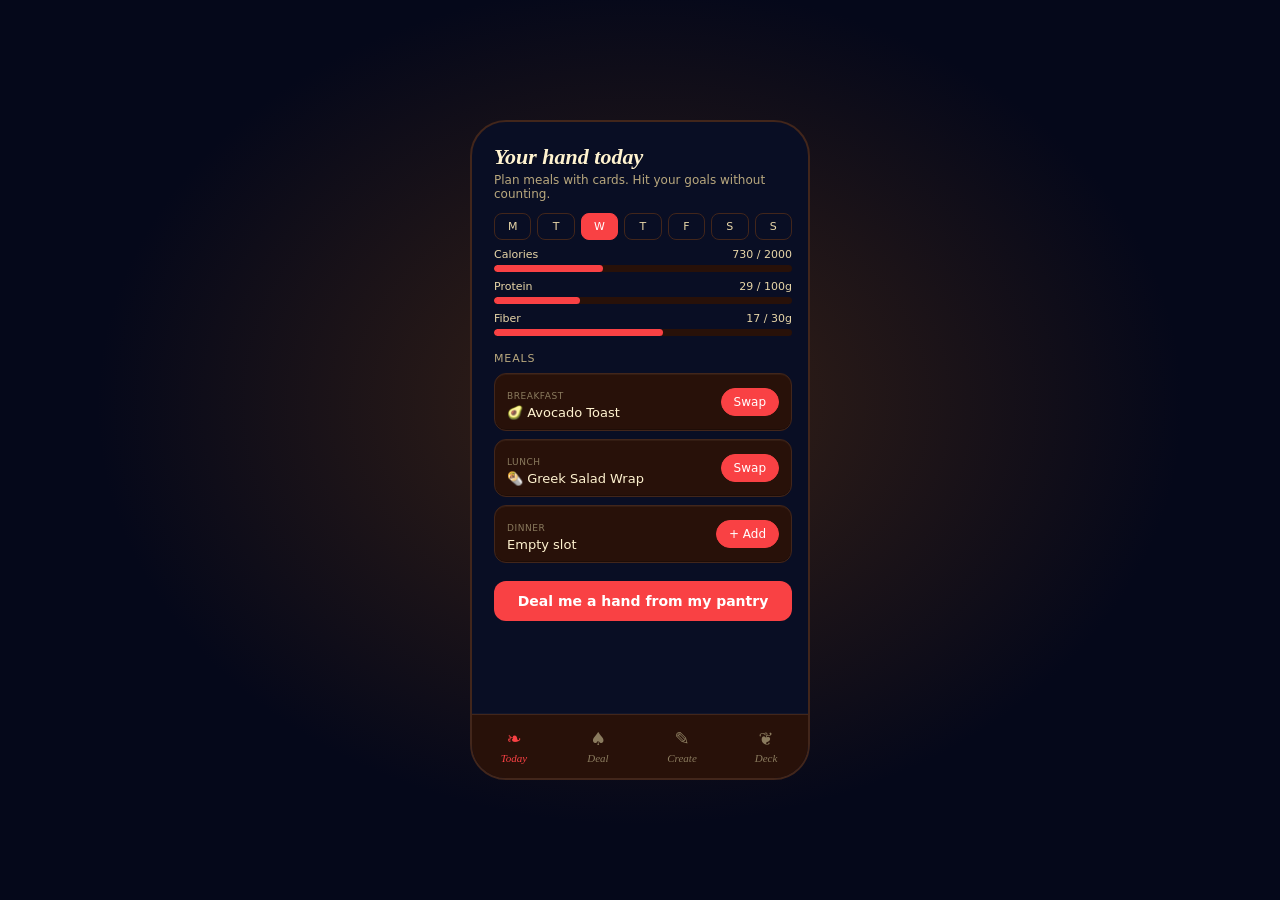
<file: index.html>
<!DOCTYPE html>
<html lang="en">
<head>
<meta charset="utf-8">
<meta name="viewport" content="width=device-width, initial-scale=1, viewport-fit=cover">
<title>Savorite</title>
<link rel="stylesheet" href="base.css">
<link rel="stylesheet" href="app.css">
<link rel="stylesheet" href="vintage.css">
</head>
<body>

<div class="phone">
  <div class="view on" id="today"></div>
  <div class="view" id="deal"></div>
  <div class="view" id="create"></div>
  <div class="view" id="deck"></div>
  <div class="modal" id="modal"></div>
  <div class="toast" id="toast"></div>
  <div class="nav" id="nav"></div>
</div>

<script src="app.js"></script>

</body>
</html>
</file>
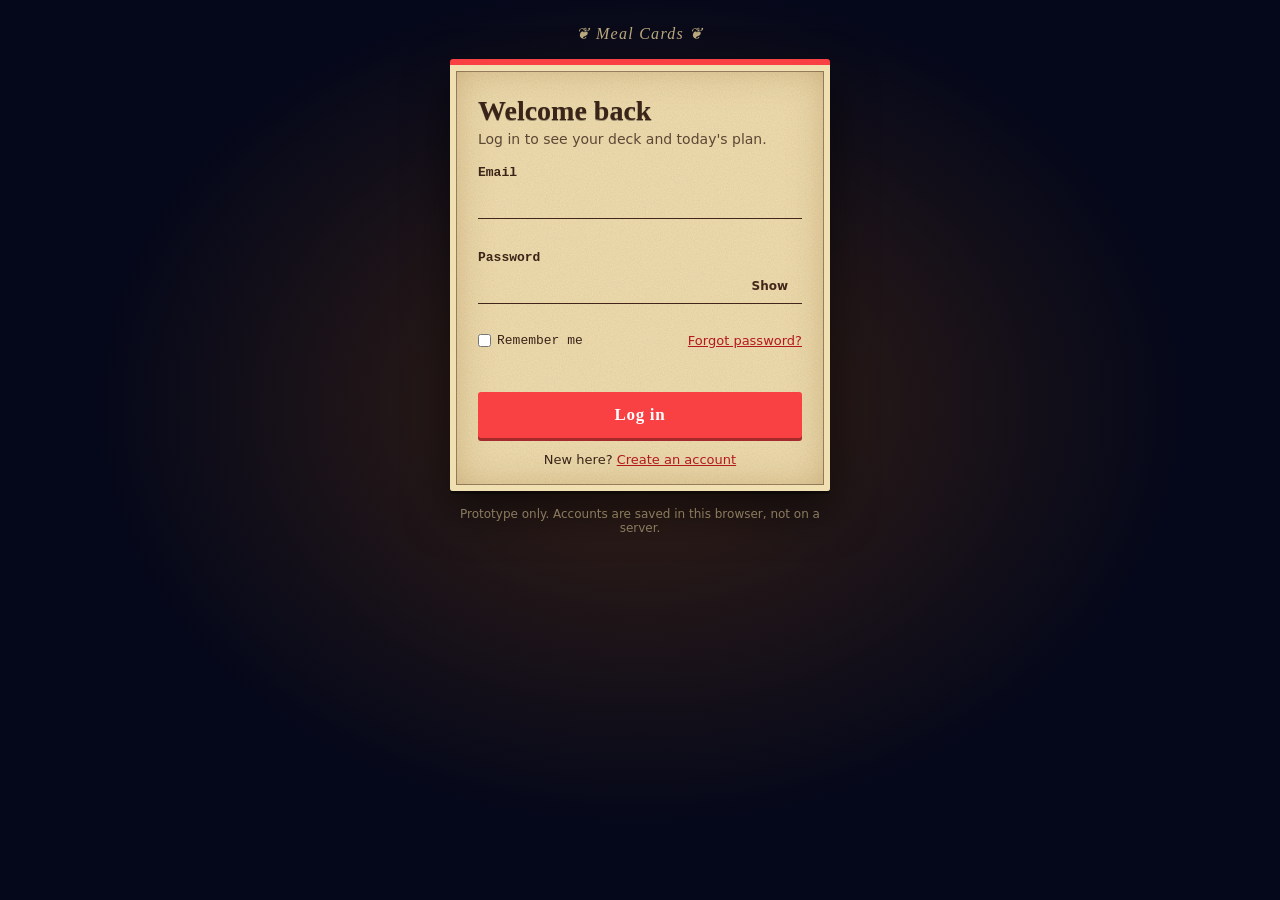
<file: login.html>
<!DOCTYPE html>
<html lang="en">
<head>
<meta charset="utf-8">
<meta name="viewport" content="width=device-width, initial-scale=1, viewport-fit=cover">
<title>Log in — Meal Cards</title>
<link rel="stylesheet" href="base.css">
<link rel="stylesheet" href="login.css">
<link rel="stylesheet" href="vintage.css">
</head>
<body>

<main>
  <div class="brand" id="brand"></div>

  <section class="card" id="auth">
    <h1 id="title">Welcome back</h1>
    <p class="lead" id="lead">Log in to see your deck and today's plan.</p>

    <form id="f" novalidate>
      <div id="nameWrap" class="hidden">
        <label for="name">Name</label>
        <input id="name" type="text" autocomplete="name">
        <div class="err" id="e-name" aria-live="polite"></div>
      </div>

      <label for="email">Email</label>
      <input id="email" type="email" autocomplete="email" inputmode="email">
      <div class="err" id="e-email" aria-live="polite"></div>

      <label for="pw">Password</label>
      <div class="field">
        <input id="pw" type="password" autocomplete="current-password">
        <button type="button" class="eye" id="eye" aria-label="Show password">Show</button>
      </div>

      <div id="meterWrap" class="hidden">
        <div class="meter"><i id="meter"></i></div>
        <div class="hint" id="strength">Use at least 8 characters.</div>
      </div>
      <div class="err" id="e-pw" aria-live="polite"></div>

      <div id="confWrap" class="hidden">
        <label for="conf">Confirm password</label>
        <input id="conf" type="password" autocomplete="new-password">
        <div class="err" id="e-conf" aria-live="polite"></div>
      </div>

      <div class="row" id="loginRow">
        <label><input type="checkbox" id="remember"> Remember me</label>
        <button type="button" class="lnk" id="forgot">Forgot password?</button>
      </div>

      <div id="form-err" role="alert"></div>
      <button class="btn" id="go" type="submit">Log in</button>
    </form>

    <div class="swap">
      <span id="swapTxt">New here?</span>
      <button type="button" class="lnk" id="swap">Create an account</button>
    </div>
  </section>

  <section class="card welcome hidden" id="home">
    <div class="big">🍳</div>
    <h1 id="hi">You're in</h1>
    <p class="lead">Your deck and meal plan load here.</p>
    <a class="btn" href="../prototype/">Open the app</a>
    <button class="btn o" id="out" type="button">Log out</button>
  </section>

  <p class="note">Prototype only. Accounts are saved in this browser, not on a server.</p>
</main>

<script src="login.js"></script>

</body>
</html>
</file>
<file: base.css>
/* ==========================================================================
   Meal Cards — base
   Design tokens and reset shared by every page.
   ========================================================================== */


:root {

  /* Text on dark surfaces — explicit values instead of opacity dimming */
  --cream:       #FFF3D0;  /* headings */
  --cream-soft:  #E8D6A8;  /* body copy */
  --cream-dim:   #B9A87E;  /* labels, secondary */
  --cream-faint: #8A7B5E;  /* hints, inactive nav */

  /* Core palette */
  --navy:    #090E24;
  --esp:     #281109;
  --chest:   #42261B;
  --butter:  #FFE6A7;
  --red:     #F94144;
  --paper:   #F0DFB0;
  --ink:     #3a2418;

  --grain: url("data:image/svg+xml,%3Csvg xmlns='http://www.w3.org/2000/svg' width='120' height='120'%3E%3Cfilter id='n'%3E%3CfeTurbulence type='fractalNoise' baseFrequency='.9' numOctaves='2'/%3E%3CfeColorMatrix values='0 0 0 0 .3 0 0 0 0 .18 0 0 0 0 .08 0 0 0 .12 0'/%3E%3C/filter%3E%3Crect width='100%25' height='100%25' filter='url(%23n)'/%3E%3C/svg%3E");

  box-sizing: border-box;
  padding-top: env(safe-area-inset-top, 0px);
  padding-bottom: env(safe-area-inset-bottom, 0px);
}

*, *::before, *::after {
  box-sizing: border-box;
  margin: 0;
  padding: 0;
  font-family: system-ui, -apple-system, sans-serif;
}
</file>
<file: app.css>
/* ==========================================================================
   Meal Cards — prototype app
   ========================================================================== */

body {
  background: radial-gradient(circle at 50% 40%, #1B2145 0%, #0A0E22 70%);
  min-height: 100vh;
  display: flex;
  justify-content: center;
  align-items: center;
  padding: 12px;
}

/* ---- Phone shell ---------------------------------------------------- */

.phone {
  width: 340px;
  height: 660px;
  background: var(--navy);
  border: 2px solid var(--chest);
  border-radius: 36px;
  position: relative;
  overflow: hidden;
  color: var(--butter);
}

.view {
  position: absolute;
  inset: 0 0 64px 0;
  overflow-y: auto;
  padding: 22px 16px 20px 22px;
  display: none;
}
.view.on { display: block; }

/* Split layout — fixed header, scrollable body (Deal tab only) */
.view.split { overflow: hidden; }
.view.split.on {
  display: flex;
  flex-direction: column;
  padding-bottom: 0;
}

h1 {
  font-family: Georgia, serif;
  font-size: 22px;
  font-weight: 700;
  font-style: italic;
  color: var(--cream);
}
h2 {
  font-size: 11px;
  letter-spacing: .08em;
  text-transform: uppercase;
  color: var(--cream-dim);
  margin: 16px 0 8px;
  font-weight: 500;
}
.sub {
  font-size: 12px;
  color: var(--cream-dim);
  margin-top: 3px;
}

/* ---- Bottom navigation ---------------------------------------------- */

.nav {
  position: absolute;
  bottom: 0;
  left: 0;
  right: 0;
  height: 64px;
  background: var(--esp);
  border-top: 1px solid var(--chest);
  display: flex;
}
.nav div {
  flex: 1;
  display: flex;
  flex-direction: column;
  align-items: center;
  justify-content: center;
  gap: 3px;
  font-family: Georgia, serif;
  font-style: italic;
  font-size: 11px;
  color: var(--cream-faint);
  cursor: pointer;
}
.nav div b {
  font-size: 18px;
  font-weight: 400;
  font-style: normal;
  line-height: 1;
  height: 20px;
  display: flex;
  align-items: center;
  justify-content: center;
}
.nav .on {
  color: var(--red);
}

/* ---- Progress bars -------------------------------------------------- */

.bar { margin: 8px 0; }
.bar .t {
  display: flex;
  justify-content: space-between;
  font-size: 11px;
  color: var(--cream-soft);
}
.track {
  height: 7px;
  background: var(--esp);
  border-radius: 4px;
  margin-top: 4px;
  overflow: hidden;
}
.fill {
  height: 100%;
  background: var(--red);
  border-radius: 4px;
  transition: width .4s;
}

/* ---- Recipe card ---------------------------------------------------- */

.card {
  background: var(--paper);
  background-image: var(--grain);
  color: var(--ink);
  border-radius: 3px;
  border-top: 4px solid var(--red);
  padding: 12px 14px;
  position: relative;
  cursor: pointer;
  box-shadow:
    inset 0 0 0 3px var(--paper),
    inset 0 0 0 4px rgba(66, 38, 27, .35),
    inset 0 0 24px rgba(140, 90, 30, .28);
}
.card-row {
  display: flex;
  gap: 10px;
  align-items: center;
}
.card .ttl {
  font-family: Georgia, serif;
  font-weight: 700;
  font-size: 15px;
  line-height: 1.2;
}
.card .em {
  font-size: 30px;
  filter: sepia(.75);
}
.card .meta {
  font-family: 'Courier New', monospace;
  font-size: 11px;
  opacity: .7;
  margin-top: 4px;
}
.card-static { cursor: default; }

.stamp {
  display: inline-block;
  border: 3px double var(--red);
  color: var(--red);
  font-family: 'Courier New', monospace;
  font-size: 10px;
  font-weight: 700;
  padding: 1px 6px;
  border-radius: 2px;
  margin: 4px 4px 0 0;
  background: rgba(247, 235, 203, .8);
}

.match {
  position: absolute;
  top: 8px;
  right: 8px;
  font-size: 10px;
  font-weight: 700;
  color: #fff;
  background: var(--red);
  border-radius: 10px;
  padding: 2px 7px;
}

/* ---- Today: meal slots ---------------------------------------------- */

.slot {
  display: flex;
  justify-content: space-between;
  align-items: center;
  background: var(--esp);
  border: 1px solid var(--chest);
  border-radius: 12px;
  padding: 10px 12px;
  margin-bottom: 8px;
}
.slot small {
  font-size: 9px;
  letter-spacing: .06em;
  color: var(--cream-faint);
}
.slot div div {
  font-size: 13px;
  color: var(--cream);
  margin-top: 2px;
}

/* ---- Buttons, chips, day picker ------------------------------------- */

.btn {
  background: var(--red);
  color: #fff;
  border: 0;
  border-radius: 12px;
  padding: 12px;
  width: 100%;
  font-size: 14px;
  font-weight: 600;
  cursor: pointer;
  margin-top: 10px;
  font-family: inherit;
}
.btn.o {
  background: transparent;
  border: 1px solid var(--chest);
  color: var(--cream);
}

.chip {
  display: inline-block;
  padding: 6px 12px;
  border: 1px solid var(--chest);
  border-radius: 20px;
  font-size: 12px;
  margin: 0 6px 6px 0;
  cursor: pointer;
  color: var(--cream-soft);
  background: transparent;
  font-family: inherit;
  line-height: 1.2;
  appearance: none;
  -webkit-appearance: none;
}
.chip.on {
  background: var(--red);
  border-color: var(--red);
  color: #fff;
}
.chip.tight { margin: 0; }

.days {
  display: flex;
  gap: 6px;
  margin: 12px 0 4px;
}
.days div {
  flex: 1;
  text-align: center;
  padding: 6px 0;
  border: 1px solid var(--chest);
  border-radius: 8px;
  font-size: 11px;
  cursor: pointer;
  color: var(--cream-soft);
}
.days .on {
  background: var(--red);
  border-color: var(--red);
  color: #fff;
}

/* ---- Hands and decks ------------------------------------------------ */

.hand {
  display: flex;
  flex-direction: column;
  gap: 10px;
}
/* ---- Recipe box (Deck) ---------------------------------------------- */

.box-search {
  -webkit-appearance: none;
  appearance: none;
  margin: 12px 0 14px;
}

.dividers {
  display: flex;
  gap: 3px;
  overflow-x: auto;
  padding-right: 6px;
  scrollbar-width: none;
}
.dividers::-webkit-scrollbar { display: none; }

.divider {
  flex-shrink: 0;
  display: flex;
  align-items: baseline;
  gap: 5px;
  padding: 7px 6px 6px;
  background: var(--esp);
  border: 1px solid var(--chest);
  border-bottom: 0;
  border-radius: 8px 8px 0 0;
  color: var(--cream-dim);
  font-family: Georgia, serif;
  font-style: italic;
  font-size: 11px;
  cursor: pointer;
}
.divider small {
  font-family: 'Courier New', monospace;
  font-style: normal;
  font-size: 10px;
  color: var(--cream-faint);
}
.divider.on {
  background: var(--red);
  border-color: var(--red);
  color: #fff;
}
.divider.on small { color: rgba(255, 255, 255, .8); }

.box {
  background: var(--esp);
  border: 1px solid var(--chest);
  border-radius: 0 10px 10px 10px;
  padding: 16px 10px 12px;
  box-shadow: inset 0 6px 14px rgba(0, 0, 0, .55);
}
.box-list { display: flex; flex-direction: column; }

/* An index card, filed upright: you only see its top edge */
.idx {
  position: relative;
  display: flex;
  align-items: flex-start;
  gap: 8px;
  height: 56px;
  padding: 10px 12px 0;
  background:
    linear-gradient(transparent 33px, rgba(249, 65, 68, .4) 33px 34px, transparent 34px),
    var(--grain),
    var(--paper);
  color: var(--ink);
  border-top: 3px solid var(--red);
  border-radius: 4px 4px 0 0;
  box-shadow:
    inset 0 0 0 2px var(--paper),
    inset 0 0 0 3px rgba(66, 38, 27, .3),
    0 -2px 6px rgba(0, 0, 0, .4);
  cursor: pointer;
  transition: transform .15s;
}
.idx + .idx { margin-top: -16px; }
.idx:last-child { height: 64px; }
.idx:hover, .idx:focus-visible { transform: translateY(-5px); z-index: 2; }

.idx-em {
  font-size: 17px;
  line-height: 1.2;
  filter: sepia(.75);
}
.idx-ttl {
  flex: 1;
  min-width: 0;
  font-family: Georgia, serif;
  font-weight: 700;
  font-size: 14px;
  line-height: 1.3;
  white-space: nowrap;
  overflow: hidden;
  text-overflow: ellipsis;
}
.idx-meta {
  flex-shrink: 0;
  font-family: 'Courier New', monospace;
  font-size: 10px;
  line-height: 1.8;
  opacity: .7;
}

.box-empty {
  text-align: center;
  padding: 18px 8px 6px;
  font-family: Georgia, serif;
  font-style: italic;
  font-size: 13px;
  color: var(--cream-dim);
}

/* ---- Deal view ------------------------------------------------------ */

.deal-head { flex-shrink: 0; }

.deal-hand {
  flex: 1;
  min-height: 0;
  overflow-y: auto;
  display: flex;
  flex-direction: column;
  gap: 10px;
  padding-bottom: 24px;
}

.pantry-btn {
  display: flex;
  align-items: center;
  gap: 12px;
  width: 100%;
  background: var(--esp);
  border: 1px solid var(--chest);
  border-radius: 12px;
  padding: 12px 14px;
  color: var(--cream);
  cursor: pointer;
  text-align: left;
  margin-top: 12px;
  font-family: inherit;
}
.pantry-btn:focus-visible {
  outline: 2px solid var(--red);
  outline-offset: 2px;
}
.pb-icon {
  font-size: 22px;
  filter: sepia(.4);
}
.pb-label {
  flex: 1;
  display: flex;
  flex-direction: column;
  gap: 2px;
}
.pb-label small {
  font-size: 9px;
  letter-spacing: .1em;
  color: var(--cream-faint);
}
.pb-label b {
  font-family: Georgia, serif;
  font-size: 14px;
  font-weight: 700;
  color: var(--cream);
}
.pb-arrow {
  font-size: 16px;
  color: var(--cream-dim);
}

.pantry-grid {
  display: flex;
  flex-wrap: wrap;
  gap: 6px;
  margin-bottom: 4px;
}
.pantry-grid .chip { margin: 0; }

/* ---- Create view ---------------------------------------------------- */

.chip-row { margin-bottom: 4px; }

.add-ing-btn {
  display: flex;
  align-items: center;
  justify-content: center;
  gap: 8px;
  width: 100%;
  background: transparent;
  border: 1px dashed var(--chest);
  border-radius: 12px;
  padding: 12px;
  color: var(--cream-dim);
  cursor: pointer;
  font-family: inherit;
  font-size: 13px;
  margin: 4px 0 8px;
}
.add-ing-btn span {
  font-size: 16px;
  color: var(--red);
  line-height: 1;
}
.add-ing-btn:focus-visible {
  outline: 2px solid var(--red);
  outline-offset: 2px;
}

.add-form {
  background: var(--esp);
  border: 1px solid var(--chest);
  border-radius: 12px;
  padding: 12px;
  margin: 4px 0 8px;
}
.add-form input {
  margin: 0 0 8px 0;
}
.macro-row {
  display: grid;
  grid-template-columns: 1fr 1fr 1fr;
  gap: 6px;
  margin-bottom: 8px;
}
.macro-row input { margin: 0; }
.add-form-actions {
  display: flex;
  gap: 8px;
}
.add-form-actions .btn {
  margin-top: 0;
  flex: 1;
  padding: 10px;
  font-size: 13px;
}

.steps-list {
  display: flex;
  flex-direction: column;
  gap: 8px;
  margin-bottom: 8px;
}
.step-row {
  display: flex;
  align-items: center;
  gap: 10px;
}
.step-num {
  flex-shrink: 0;
  width: 26px;
  height: 26px;
  border-radius: 50%;
  background: var(--chest);
  color: var(--cream);
  display: flex;
  align-items: center;
  justify-content: center;
  font-size: 12px;
  font-weight: 700;
  font-family: 'Courier New', monospace;
}
.step-input {
  flex: 1;
  margin: 0;
}

/* ---- Modal and toast ------------------------------------------------ */

.modal {
  position: absolute;
  inset: 0;
  background: var(--navy);
  z-index: 5;
  display: none;
  padding: 20px 16px;
  overflow-y: auto;
}
.modal.on { display: block; }

.x {
  position: absolute;
  top: -10px;
  right: -8px;
  z-index: 3;
  width: 30px;
  height: 30px;
  border-radius: 50%;
  border: 2px solid var(--paper);
  background: var(--red);
  color: #fff;
  font-size: 13px;
  line-height: 1;
  cursor: pointer;
  font-family: inherit;
}
.x.inset { top: 14px; right: 14px; }

.toast {
  position: absolute;
  bottom: 76px;
  left: 50%;
  transform: translateX(-50%);
  background: var(--butter);
  color: var(--navy);
  font-size: 12px;
  font-weight: 600;
  padding: 8px 14px;
  border-radius: 20px;
  z-index: 9;
  opacity: 0;
  transition: opacity .3s;
  pointer-events: none;
  white-space: nowrap;
}
.toast.on { opacity: 1; }

/* ---- Flip card ------------------------------------------------------ */

.flip {
  perspective: 900px;
  margin: 8px 0;
}
.flip .in {
  position: relative;
  height: 330px;
  transition: transform .6s;
  transform-style: preserve-3d;
}
.flip.f .in { transform: rotateY(180deg); }

.face {
  position: absolute;
  inset: 0;
  backface-visibility: hidden;
  padding: 18px;
  border-radius: 3px;
  box-shadow:
    inset 0 0 0 4px var(--paper),
    inset 0 0 0 5px rgba(66, 38, 27, .4),
    inset 0 0 30px rgba(140, 90, 30, .28);
  border-top: 5px solid var(--red);
  background: var(--paper) var(--grain);
  color: var(--ink);
  overflow: auto;
}
.face h3 {
  font-family: Georgia, serif;
  font-size: 20px;
  line-height: 24px;
  margin: 0;
}
.face h3.small { font-size: 16px; }
.face li {
  font-size: 13px;
  line-height: 24px;
  margin: 0 0 0 20px;
}
.face .em {
  font-size: 44px;
  filter: sepia(.75);
}
.face .meta { font-size: 12px; }

.back {
  transform: rotateY(180deg);
  padding-top: 24px;
  background-image:
    repeating-linear-gradient(transparent 0 23px, rgba(66, 38, 27, .2) 23px 24px),
    var(--grain);
}

.flip-hint {
  font-size: 11px;
  color: var(--cream-dim);
  text-align: center;
}

/* ---- Misc ----------------------------------------------------------- */

.clip {
  height: 70px;
  background: var(--chest);
  border-radius: 8px;
  display: flex;
  align-items: center;
  justify-content: center;
  color: var(--butter);
  font-size: 12px;
  margin: 8px 0;
}

input {
  width: 100%;
  background: var(--esp);
  border: 1px solid var(--chest);
  border-radius: 8px;
  padding: 10px;
  color: var(--cream);
  font-size: 14px;
  margin-top: 8px;
  font-family: inherit;
}
input:focus {
  outline: none;
  border-color: var(--red);
}
input::placeholder {
  color: var(--cream-faint);
}

button:focus-visible {
  outline: 2px solid var(--red);
  outline-offset: 2px;
}


/* ---- Deal: pantry button + scrollable hand -------------------------- */

.pantry-btn {
  display: flex;
  justify-content: space-between;
  align-items: center;
  text-align: left;
  padding: 14px 16px;
}
.pantry-count {
  font-family: 'Courier New', monospace;
  font-size: 11px;
  color: var(--cream-dim);
}

.hand.scrollable {
  max-height: 400px;
  overflow-y: auto;
  padding-right: 4px;
}

/* ---- Create: add ingredient + steps --------------------------------- */

.ing-add {
  display: flex;
  gap: 6px;
  margin-top: 8px;
}
.ing-add input {
  flex: 1;
  min-width: 0;
  margin-top: 0;
}
.ing-add button {
  background: var(--red);
  color: #fff;
  border: 0;
  border-radius: 8px;
  width: 42px;
  flex-shrink: 0;
  font-size: 18px;
  line-height: 1;
  cursor: pointer;
}

.steps {
  display: flex;
  flex-direction: column;
  gap: 8px;
}
.step-row {
  display: flex;
  align-items: center;
  gap: 8px;
}
.step-num {
  width: 22px;
  height: 22px;
  border-radius: 50%;
  background: var(--chest);
  color: var(--butter);
  display: flex;
  align-items: center;
  justify-content: center;
  font-size: 11px;
  font-weight: 700;
  flex-shrink: 0;
}
.step-row input {
  flex: 1;
  min-width: 0;
  margin-top: 0;
}
.step-x {
  background: transparent;
  border: 0;
  color: var(--cream-faint);
  font-size: 14px;
  cursor: pointer;
  padding: 4px 8px;
  flex-shrink: 0;
}
.step-x:hover {
  color: var(--red);
}
/* ---- Tiny utilities ------------------------------------------------- */

.relative { position: relative; }
.mt-8     { margin-top: 8px; }
.mt-12    { margin-top: 12px; }
</file>
<file: vintage.css>
/* ==========================================================================
   Meal Cards — vintage layer
   Link this LAST, after base.css and app.css / login.css.
   Adds back the paper grain, warm lamp glow, and card weight.
   ========================================================================== */

/* ---- Stronger paper grain ------------------------------------------- */

:root {
  --grain: url("data:image/svg+xml,%3Csvg xmlns='http://www.w3.org/2000/svg' width='140' height='140'%3E%3Cfilter id='n'%3E%3CfeTurbulence type='fractalNoise' baseFrequency='.85' numOctaves='3'/%3E%3CfeColorMatrix values='0 0 0 0 .38 0 0 0 0 .24 0 0 0 0 .14 0 0 0 .22 0'/%3E%3C/filter%3E%3Crect width='100%25' height='100%25' filter='url(%23n)'/%3E%3C/svg%3E");
}

/* ---- A warm lamp glow on the table ---------------------------------- */

body {
  background:
    radial-gradient(ellipse at 50% 45%, rgba(90, 50, 18, .6) 0%, transparent 60%),
    #05081a;
}

/* ---- App cards: more weight, more lift ------------------------------ */

.phone .card {
  box-shadow:
    inset 0 0 0 3px var(--paper),
    inset 0 0 0 4px rgba(66, 38, 27, .42),
    inset 0 0 32px rgba(140, 90, 30, .42),
    0 3px 0 rgba(0, 0, 0, .35),
    0 8px 22px rgba(0, 0, 0, .4);
  transition: box-shadow .2s, transform .2s;
}

.phone .card:hover {
  box-shadow:
    inset 0 0 0 3px var(--paper),
    inset 0 0 0 4px rgba(66, 38, 27, .42),
    inset 0 0 32px rgba(140, 90, 30, .42),
    0 3px 0 rgba(0, 0, 0, .35),
    0 10px 26px rgba(0, 0, 0, .5);
  transform: translateY(-1px);
}

/* ---- Flip card faces: thicker paper edge ---------------------------- */

.face {
  box-shadow:
    inset 0 0 0 5px var(--paper),
    inset 0 0 0 6px rgba(66, 38, 27, .45),
    inset 0 0 36px rgba(140, 90, 30, .4),
    0 10px 26px rgba(0, 0, 0, .55);
}

/* ---- Stamps: ink bleeds slightly ------------------------------------ */

.stamp {
  text-shadow: .4px .4px 0 rgba(247, 235, 203, .7);
  letter-spacing: .02em;
  box-shadow: inset 0 0 8px rgba(249, 65, 68, .14);
}

/* ---- Login card: keep the thick border, add depth ------------------- */

main .card {
  box-shadow:
    inset 0 0 0 6px var(--paper),
    inset 0 0 0 7px rgba(66, 38, 27, .45),
    inset 0 0 40px rgba(140, 90, 30, .38),
    0 3px 0 rgba(0, 0, 0, .35),
    0 20px 44px rgba(0, 0, 0, .55);
}

/* ---- Headings get a hair of letterpress ----------------------------- */

h1 {
  text-shadow: 0 1px 0 rgba(0, 0, 0, .35);
}

/* ---- Slot rows feel stamped into the surface ------------------------ */

.slot {
  box-shadow:
    inset 0 1px 0 rgba(255, 230, 167, .05),
    inset 0 -1px 0 rgba(0, 0, 0, .25);
}

/* ---- Nav bar gets a top-stitch look -------------------------------- */

.nav {
  box-shadow: 0 -1px 0 rgba(255, 230, 167, .04);
}
</file>
<file: login.css>
/* ==========================================================================
   Meal Cards — login / sign up
   Depends on: base.css
   ========================================================================== */

html, body { min-height: 100%; }

body {
  background: radial-gradient(circle at 50% 40%, #1B2145 0%, #0A0E22 70%);
  color: var(--cream-soft);
  display: flex;
  align-items: center;
  justify-content: center;
  padding: 24px 16px;
}

main {
  width: 100%;
  max-width: 380px;
}

.brand {
  font-family: Georgia, serif;
  font-style: italic;
  font-size: 16px;
  letter-spacing: .08em;
  color: var(--cream-dim);
  margin-bottom: 16px;
  text-align: center;
}

/* ---- Card ----------------------------------------------------------- */

.card {
  background: var(--paper) var(--grain);
  color: var(--ink);
  border-top: 6px solid var(--red);
  border-radius: 3px;
  padding: 30px 28px 24px;
  box-shadow:
    inset 0 0 0 6px var(--paper),
    inset 0 0 0 7px rgba(66, 38, 27, .45),
    inset 0 0 36px rgba(140, 90, 30, .3),
    0 18px 40px rgba(0, 0, 0, .45);
}

h1 {
  font-family: Georgia, serif;
  font-size: 28px;
  line-height: 1.15;
  margin-bottom: 4px;
}
.lead {
  font-size: 14px;
  margin-bottom: 18px;
  opacity: .8;
}

/* ---- Form ----------------------------------------------------------- */

label {
  display: block;
  font-family: 'Courier New', Courier, monospace;
  font-size: 13px;
  font-weight: 700;
  margin: 12px 0 2px;
}

.field { position: relative; }

input[type=email],
input[type=password],
input[type=text] {
  width: 100%;
  padding: 9px 4px;
  border: 0;
  border-bottom: 1.5px solid var(--chest);
  border-radius: 0;
  background: transparent;
  color: var(--ink);
  font-family: 'Courier New', Courier, monospace;
  font-size: 16px;
}
.field input { padding-right: 58px; }

input:focus-visible,
button:focus-visible,
a:focus-visible {
  outline: 3px solid var(--red);
  outline-offset: 2px;
}
input[aria-invalid=true] { border-color: var(--red); }

.eye {
  position: absolute;
  right: 6px;
  top: 50%;
  transform: translateY(-50%);
  background: none;
  border: 0;
  color: var(--chest);
  font-size: 12px;
  font-weight: 600;
  padding: 6px 8px;
  cursor: pointer;
}

.err {
  color: #b3191c;
  font-size: 12px;
  min-height: 16px;
  margin-top: 3px;
}

.row {
  display: flex;
  justify-content: space-between;
  align-items: center;
  margin-top: 10px;
  font-size: 13px;
}
.row label {
  display: flex;
  gap: 6px;
  align-items: center;
  margin: 0;
  font-weight: 500;
}

a, .lnk {
  color: #b3191c;
  cursor: pointer;
  text-decoration: underline;
  background: none;
  border: 0;
  font-size: 13px;
}

.btn {
  width: 100%;
  margin-top: 16px;
  padding: 13px;
  border: 0;
  border-radius: 3px;
  background: var(--red);
  color: #fff;
  font-family: Georgia, serif;
  font-size: 17px;
  font-weight: 700;
  letter-spacing: .04em;
  cursor: pointer;
  box-shadow: 0 3px 0 #a52a2c;
}
.btn:disabled { opacity: .6; cursor: wait; }
.btn.o {
  background: transparent;
  border: 1px solid var(--chest);
  color: var(--butter);
  box-shadow: none;
  margin-top: 8px;
  display: block;
  text-align: center;
  text-decoration: none;
}

.swap {
  text-align: center;
  margin-top: 14px;
  font-size: 13px;
}

.meter {
  height: 5px;
  background: rgba(66, 38, 27, .2);
  border-radius: 3px;
  margin-top: 6px;
  overflow: hidden;
}
.meter i {
  display: block;
  height: 100%;
  width: 0;
  background: var(--red);
  transition: width .25s;
}
.hint {
  font-size: 11px;
  opacity: .75;
  margin-top: 3px;
}

#form-err {
  color: #b3191c;
  font-size: 13px;
  font-weight: 600;
  margin-top: 10px;
  min-height: 18px;
}

/* ---- States --------------------------------------------------------- */

.hidden { display: none; }

.welcome { text-align: center; }
.welcome .big { font-size: 48px; margin: 6px 0; }

.note {
  font-size: 12px;
  color: var(--cream-faint);
  text-align: center;
  margin-top: 16px;
}
</file>
